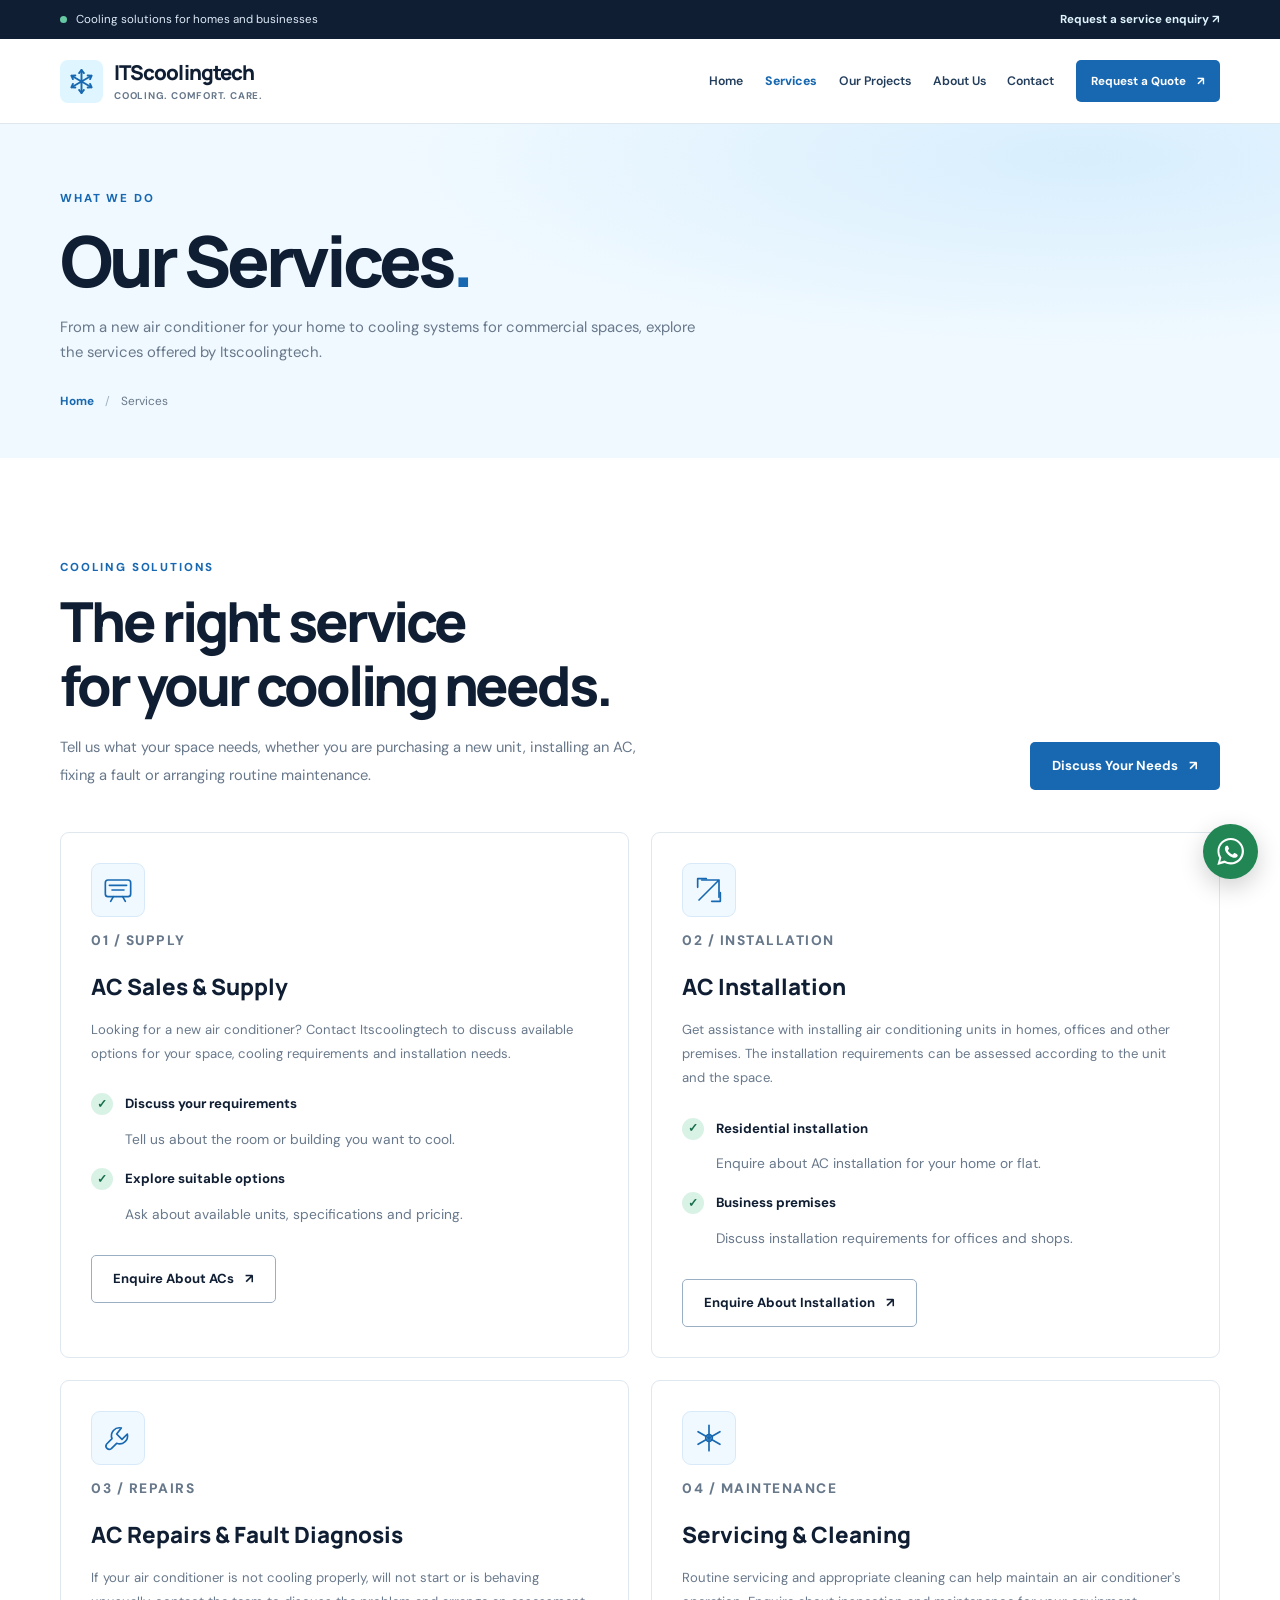
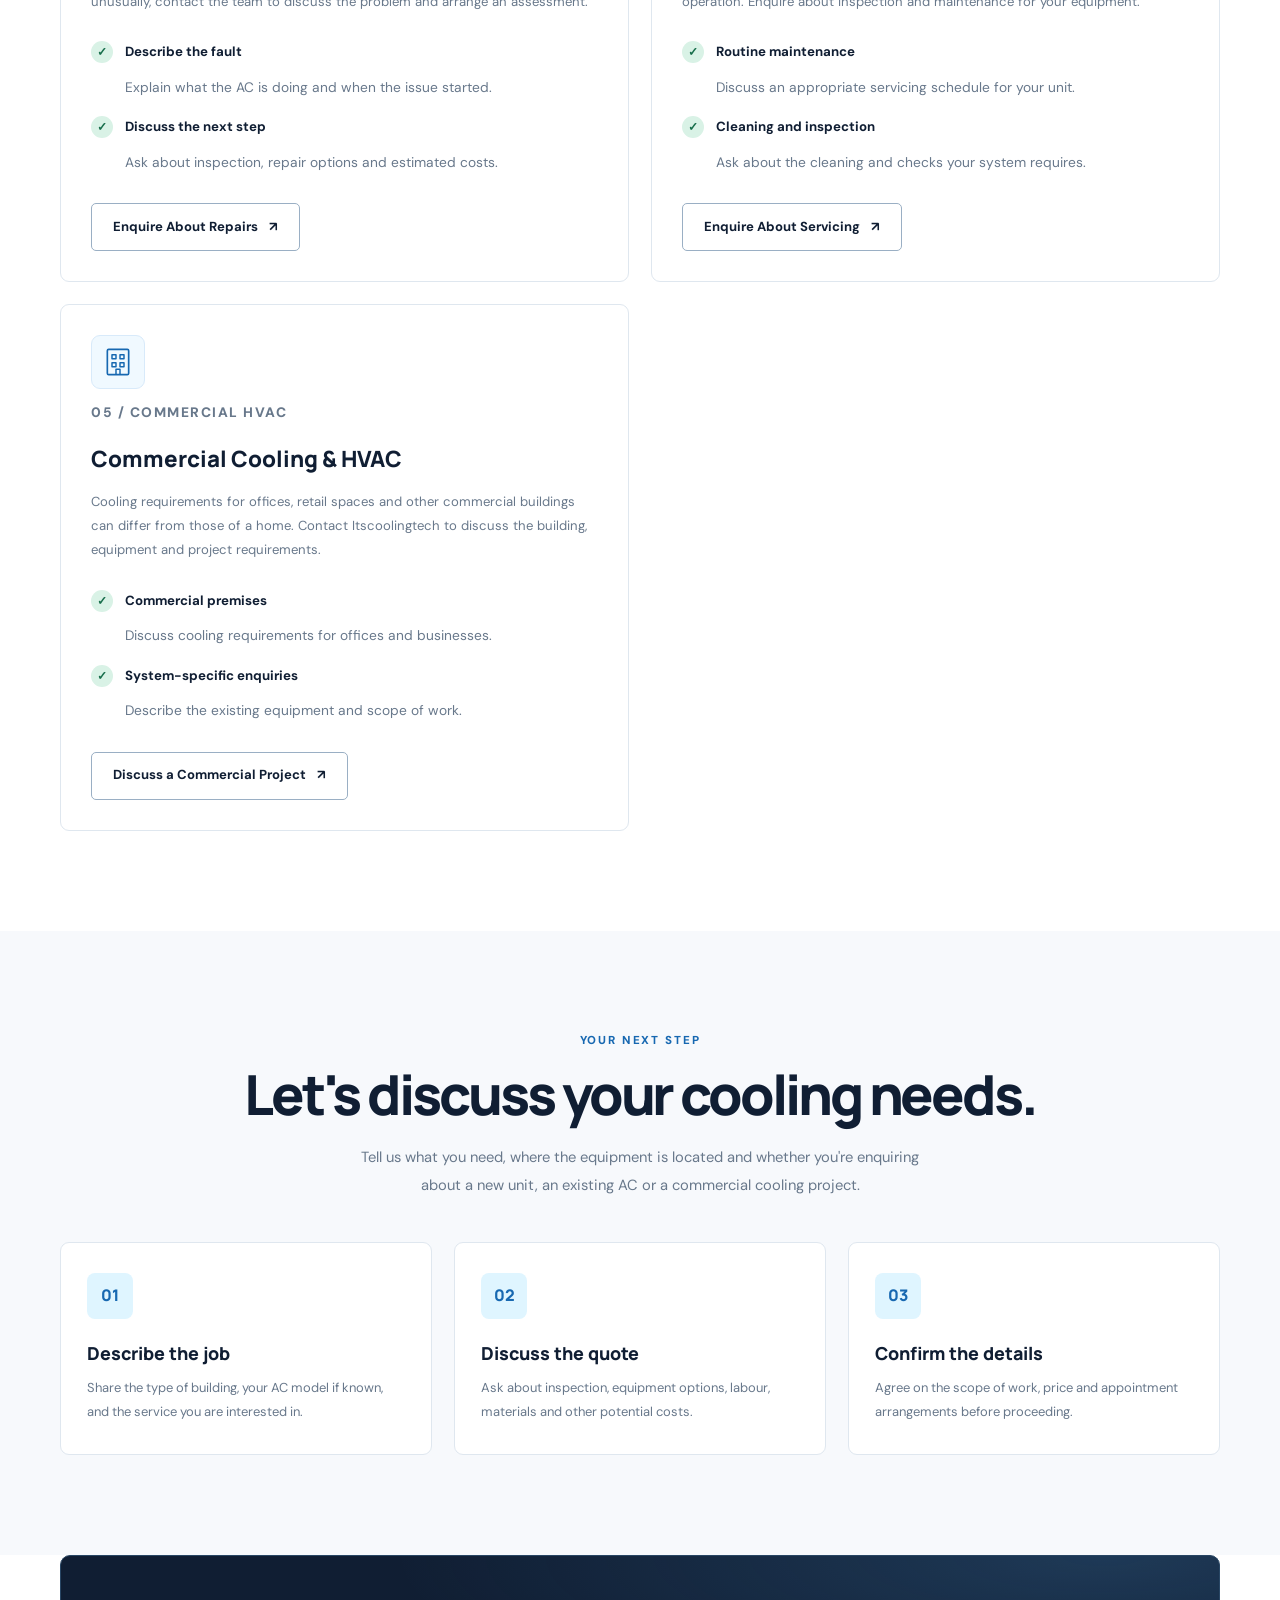
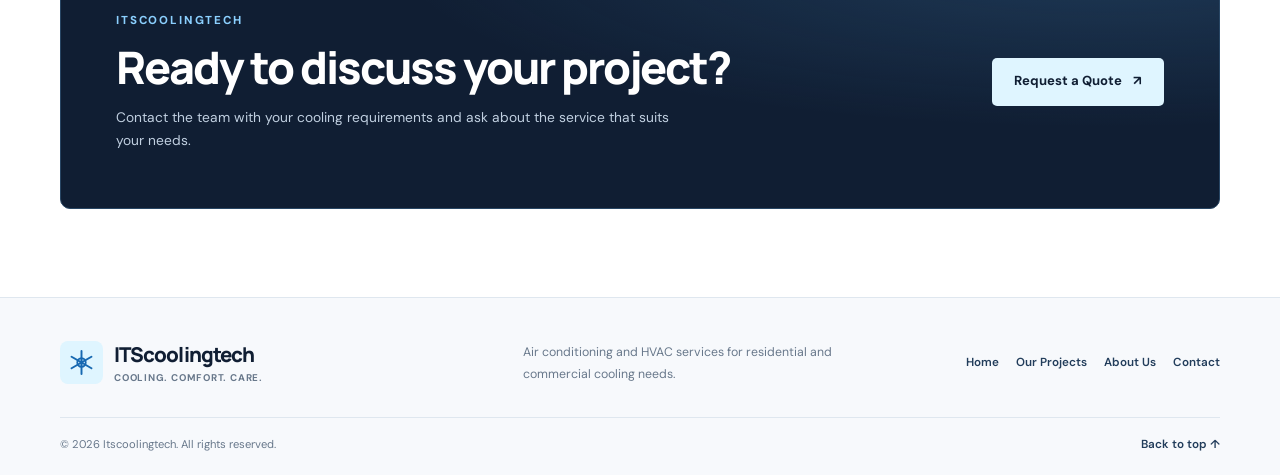
<file: services.html>
<!DOCTYPE html>
<html lang="en">
<head>
  <meta charset="UTF-8">
  <meta name="viewport" content="width=device-width, initial-scale=1.0">
  <meta name="theme-color" content="#101e33">

  <meta
    name="description"
    content="Explore Itscoolingtech's air conditioning sales, installation, repairs, servicing, cleaning and commercial HVAC services."
  >

  <title>Our Services | Itscoolingtech</title>

  <link rel="preconnect" href="https://fonts.googleapis.com">
  <link rel="preconnect" href="https://fonts.gstatic.com" crossorigin>

  <link
    href="https://fonts.googleapis.com/css2?family=DM+Sans:wght@400;500;600;700&family=Manrope:wght@400;500;600;700;800&display=swap"
    rel="stylesheet"
  >

  <link rel="stylesheet" href="style.css">
  <script src="script.js" defer></script>
</head>

<body>
  <a class="skip-link" href="#main">Skip to content</a>

  <!-- TOP BAR -->
  <div class="topbar">
    <div class="container topbar-inner">
      <p>
        <span class="status-dot" aria-hidden="true"></span>
        Cooling solutions for homes and businesses
      </p>
      <a href="contact.html">
        Request a service enquiry <span aria-hidden="true">↗</span>
      </a>
    </div>
  </div>

  <!-- HEADER -->
  <header class="site-header">
    <div class="container nav">

      <a class="brand" href="index.html" aria-label="Itscoolingtech home">
        <span class="brand-mark" aria-hidden="true">
          <svg viewBox="0 0 48 48" fill="none">
            <path
              d="M24 5V43M7.55 14.5L40.45 33.5M7.55 33.5L40.45 14.5"
              stroke="currentColor"
              stroke-width="3.2"
              stroke-linecap="round"
            />
            <path
              d="M24 5L20 10M24 5L28 10M24 43L20 38M24 43L28 38M7.55 14.5L13.8 14.2M7.55 14.5L9.8 20M40.45 33.5L34.2 33.8M40.45 33.5L38.2 28M7.55 33.5L9.8 28M7.55 33.5L13.8 33.8M40.45 14.5L38.2 20M40.45 14.5L34.2 14.2"
              stroke="currentColor"
              stroke-width="3.2"
              stroke-linecap="round"
            />
          </svg>
        </span>

        <span class="brand-copy">
          <span class="brand-name">ITScoolingtech</span>
          <span class="brand-tagline">Cooling. Comfort. Care.</span>
        </span>
      </a>

      <button
        class="menu-toggle"
        id="menu-toggle"
        type="button"
        aria-label="Open navigation"
        aria-controls="nav-links"
        aria-expanded="false"
      >
        <span></span>
        <span></span>
        <span></span>
      </button>

      <nav class="navigation" id="nav-links" aria-label="Main navigation">
        <a href="index.html">Home</a>
        <a href="services.html" aria-current="page">Services</a>
        <a href="projects.html">Our Projects</a>
        <a href="about.html">About Us</a>
        <a href="contact.html">Contact</a>

        <button class="button button-primary nav-cta" type="button" data-contact>
          Request a Quote <span aria-hidden="true">↗</span>
        </button>
      </nav>
    </div>
  </header>

  <main id="main">

    <!-- PAGE INTRODUCTION -->
    <section class="page-banner">
      <div class="container">

        <p class="eyebrow">WHAT WE DO</p>

        <h1 class="page-title">
          Our Services<span style="color:var(--blue)">.</span>
        </h1>

        <p class="page-intro">
          From a new air conditioner for your home to cooling systems
          for commercial spaces, explore the services offered by
          Itscoolingtech.
        </p>

        <p class="breadcrumb">
          <a href="index.html">Home</a>
          <span>/</span>
          Services
        </p>

      </div>
    </section>

    <!-- INTRO -->
    <section class="section">
      <div class="container">

        <div class="section-heading-row">
          <div class="section-heading-copy">
            <p class="eyebrow">COOLING SOLUTIONS</p>

            <h2 class="section-title">
              The right service<br>
              for your cooling needs.
            </h2>

            <p class="section-description">
              Tell us what your space needs, whether you are purchasing
              a new unit, installing an AC, fixing a fault or arranging
              routine maintenance.
            </p>
          </div>

          <button class="button button-primary" type="button" data-contact>
            Discuss Your Needs <span aria-hidden="true">↗</span>
          </button>
        </div>

        <!-- SERVICE CARDS -->
        <div class="service-detail-grid">

          <!-- AC SALES -->
          <article class="service-detail service-card" id="sales">

            <div class="service-card-icon" aria-hidden="true">
              <svg viewBox="0 0 48 48" fill="none">
                <rect x="5" y="9" width="38" height="25" rx="4"
                  stroke="currentColor" stroke-width="2.5"/>
                <path d="M11 17H37M15 24H33M17 34L13 41M31 34L35 41"
                  stroke="currentColor" stroke-width="2.5"
                  stroke-linecap="round"/>
              </svg>
            </div>

            <p class="service-number">01 / SUPPLY</p>

            <h2>AC Sales & Supply</h2>

            <p>
              Looking for a new air conditioner? Contact Itscoolingtech
              to discuss available options for your space, cooling
              requirements and installation needs.
            </p>

            <div class="about-highlights">
              <div class="about-highlight">
                <span class="highlight-check" aria-hidden="true">✓</span>
                <div>
                  <strong>Discuss your requirements</strong>
                  <p>Tell us about the room or building you want to cool.</p>
                </div>
              </div>

              <div class="about-highlight">
                <span class="highlight-check" aria-hidden="true">✓</span>
                <div>
                  <strong>Explore suitable options</strong>
                  <p>Ask about available units, specifications and pricing.</p>
                </div>
              </div>
            </div>

            <button
              class="button button-outline"
              type="button"
              data-service-enquiry="AC Sales and Supply"
            >
              Enquire About ACs <span aria-hidden="true">↗</span>
            </button>

          </article>

          <!-- INSTALLATION -->
          <article class="service-detail service-card" id="installation">

            <div class="service-card-icon" aria-hidden="true">
              <svg viewBox="0 0 48 48" fill="none">
                <path
                  d="M9 39L39 9M13 9H39V35"
                  stroke="currentColor"
                  stroke-width="2.5"
                  stroke-linecap="round"
                  stroke-linejoin="round"
                />
                <path
                  d="M7 20V7H20M28 41H41V28"
                  stroke="currentColor"
                  stroke-width="2.5"
                  stroke-linecap="round"
                  stroke-linejoin="round"
                />
              </svg>
            </div>

            <p class="service-number">02 / INSTALLATION</p>

            <h2>AC Installation</h2>

            <p>
              Get assistance with installing air conditioning units
              in homes, offices and other premises. The installation
              requirements can be assessed according to the unit
              and the space.
            </p>

            <div class="about-highlights">
              <div class="about-highlight">
                <span class="highlight-check" aria-hidden="true">✓</span>
                <div>
                  <strong>Residential installation</strong>
                  <p>Enquire about AC installation for your home or flat.</p>
                </div>
              </div>

              <div class="about-highlight">
                <span class="highlight-check" aria-hidden="true">✓</span>
                <div>
                  <strong>Business premises</strong>
                  <p>Discuss installation requirements for offices and shops.</p>
                </div>
              </div>
            </div>

            <button
              class="button button-outline"
              type="button"
              data-service-enquiry="AC Installation"
            >
              Enquire About Installation <span aria-hidden="true">↗</span>
            </button>

          </article>

          <!-- REPAIRS -->
          <article class="service-detail service-card" id="repairs">

            <div class="service-card-icon" aria-hidden="true">
              <svg viewBox="0 0 48 48" fill="none">
                <path
                  d="M29 9A12 12 0 0 0 15 25L7 33A5 5 0 0 0 14 40L22 32A12 12 0 0 0 38 18L30 26L22 18L29 9Z"
                  stroke="currentColor"
                  stroke-width="2.5"
                  stroke-linecap="round"
                  stroke-linejoin="round"
                />
              </svg>
            </div>

            <p class="service-number">03 / REPAIRS</p>

            <h2>AC Repairs & Fault Diagnosis</h2>

            <p>
              If your air conditioner is not cooling properly, will
              not start or is behaving unusually, contact the team
              to discuss the problem and arrange an assessment.
            </p>

            <div class="about-highlights">
              <div class="about-highlight">
                <span class="highlight-check" aria-hidden="true">✓</span>
                <div>
                  <strong>Describe the fault</strong>
                  <p>Explain what the AC is doing and when the issue started.</p>
                </div>
              </div>

              <div class="about-highlight">
                <span class="highlight-check" aria-hidden="true">✓</span>
                <div>
                  <strong>Discuss the next step</strong>
                  <p>Ask about inspection, repair options and estimated costs.</p>
                </div>
              </div>
            </div>

            <button
              class="button button-outline"
              type="button"
              data-service-enquiry="AC Repairs and Fault Diagnosis"
            >
              Enquire About Repairs <span aria-hidden="true">↗</span>
            </button>

          </article>

          <!-- MAINTENANCE -->
          <article class="service-detail service-card" id="maintenance">

            <div class="service-card-icon" aria-hidden="true">
              <svg viewBox="0 0 48 48" fill="none">
                <path
                  d="M24 5V43M7.6 14.5L40.4 33.5M7.6 33.5L40.4 14.5"
                  stroke="currentColor"
                  stroke-width="2.5"
                  stroke-linecap="round"
                />
                <circle
                  cx="24"
                  cy="24"
                  r="5"
                  stroke="currentColor"
                  stroke-width="2.5"
                />
              </svg>
            </div>

            <p class="service-number">04 / MAINTENANCE</p>

            <h2>Servicing & Cleaning</h2>

            <p>
              Routine servicing and appropriate cleaning can help
              maintain an air conditioner's operation. Enquire about
              inspection and maintenance for your equipment.
            </p>

            <div class="about-highlights">
              <div class="about-highlight">
                <span class="highlight-check" aria-hidden="true">✓</span>
                <div>
                  <strong>Routine maintenance</strong>
                  <p>Discuss an appropriate servicing schedule for your unit.</p>
                </div>
              </div>

              <div class="about-highlight">
                <span class="highlight-check" aria-hidden="true">✓</span>
                <div>
                  <strong>Cleaning and inspection</strong>
                  <p>Ask about the cleaning and checks your system requires.</p>
                </div>
              </div>
            </div>

            <button
              class="button button-outline"
              type="button"
              data-service-enquiry="AC Servicing and Cleaning"
            >
              Enquire About Servicing <span aria-hidden="true">↗</span>
            </button>

          </article>

          <!-- COMMERCIAL HVAC -->
          <article class="service-detail service-card" id="commercial">

            <div class="service-card-icon" aria-hidden="true">
              <svg viewBox="0 0 48 48" fill="none">
                <rect
                  x="8" y="5" width="32" height="38" rx="2"
                  stroke="currentColor" stroke-width="2.5"
                />
                <path
                  d="M15 13H21V19H15ZM27 13H33V19H27ZM15 25H21V31H15ZM27 25H33V31H27ZM21 43V35H27V43"
                  stroke="currentColor"
                  stroke-width="2.2"
                  stroke-linejoin="round"
                />
              </svg>
            </div>

            <p class="service-number">05 / COMMERCIAL HVAC</p>

            <h2>Commercial Cooling & HVAC</h2>

            <p>
              Cooling requirements for offices, retail spaces and
              other commercial buildings can differ from those of a
              home. Contact Itscoolingtech to discuss the building,
              equipment and project requirements.
            </p>

            <div class="about-highlights">
              <div class="about-highlight">
                <span class="highlight-check" aria-hidden="true">✓</span>
                <div>
                  <strong>Commercial premises</strong>
                  <p>Discuss cooling requirements for offices and businesses.</p>
                </div>
              </div>

              <div class="about-highlight">
                <span class="highlight-check" aria-hidden="true">✓</span>
                <div>
                  <strong>System-specific enquiries</strong>
                  <p>Describe the existing equipment and scope of work.</p>
                </div>
              </div>
            </div>

            <button
              class="button button-outline"
              type="button"
              data-service-enquiry="Commercial HVAC and Cooling"
            >
              Discuss a Commercial Project <span aria-hidden="true">↗</span>
            </button>

          </article>

        </div>
      </div>
    </section>

    <!-- HOW TO GET STARTED -->
    <section class="section" style="background:var(--off-white)">
      <div class="container">

        <div class="center-heading">
          <p class="eyebrow">YOUR NEXT STEP</p>

          <h2 class="section-title">
            Let's discuss your cooling needs.
          </h2>

          <p class="section-description">
            Tell us what you need, where the equipment is located
            and whether you're enquiring about a new unit, an
            existing AC or a commercial cooling project.
          </p>
        </div>

        <div class="process-grid">

          <article class="process-card">
            <span class="process-step">01</span>
            <h3>Describe the job</h3>
            <p>
              Share the type of building, your AC model if known,
              and the service you are interested in.
            </p>
          </article>

          <article class="process-card">
            <span class="process-step">02</span>
            <h3>Discuss the quote</h3>
            <p>
              Ask about inspection, equipment options, labour,
              materials and other potential costs.
            </p>
          </article>

          <article class="process-card">
            <span class="process-step">03</span>
            <h3>Confirm the details</h3>
            <p>
              Agree on the scope of work, price and appointment
              arrangements before proceeding.
            </p>
          </article>

        </div>
      </div>
    </section>

    <!-- CTA -->
    <section class="final-cta">
      <div class="container">

        <div class="final-cta-inner">
          <div>
            <p class="eyebrow">ITSCOOLINGTECH</p>

            <h2>Ready to discuss your project?</h2>

            <p>
              Contact the team with your cooling requirements and
              ask about the service that suits your needs.
            </p>
          </div>

          <button
            class="button button-ice"
            type="button"
            data-contact
          >
            Request a Quote <span aria-hidden="true">↗</span>
          </button>
        </div>

      </div>
    </section>

  </main>

  <!-- FOOTER -->
  <footer class="site-footer">
    <div class="container">

      <div class="footer-main">

        <a class="brand footer-brand" href="index.html">
          <span class="brand-mark" aria-hidden="true">
            <svg viewBox="0 0 48 48" fill="none">
              <path
                d="M24 5V43M7.55 14.5L40.45 33.5M7.55 33.5L40.45 14.5"
                stroke="currentColor"
                stroke-width="3.2"
                stroke-linecap="round"
              />
              <circle
                cx="24" cy="24" r="7"
                stroke="currentColor"
                stroke-width="3"
              />
            </svg>
          </span>

          <span class="brand-copy">
            <span class="brand-name">ITScoolingtech</span>
            <span class="brand-tagline">Cooling. Comfort. Care.</span>
          </span>
        </a>

        <p class="footer-description">
          Air conditioning and HVAC services for residential
          and commercial cooling needs.
        </p>

        <nav class="footer-links" aria-label="Footer navigation">
          <a href="index.html">Home</a>
          <a href="projects.html">Our Projects</a>
          <a href="about.html">About Us</a>
          <a href="contact.html">Contact</a>
        </nav>

      </div>

      <div class="footer-bottom">
        <p>
          © <span class="current-year"></span>
          Itscoolingtech. All rights reserved.
        </p>

        <a href="index.html">Back to top ↑</a>
      </div>

    </div>
  </footer>

  <!-- FLOATING WHATSAPP -->
  <button
    class="whatsapp-float"
    type="button"
    data-contact
    aria-label="Contact Itscoolingtech on WhatsApp"
    title="Request a cooling service"
  >
    <svg viewBox="0 0 24 24" aria-hidden="true">
      <path d="M20.5 3.5A11.8 11.8 0 0 0 12.1 0C5.6 0 .4 5.2.4 11.7c0 2.1.6 4.2 1.6 6L.3 24l6.5-1.7a11.8 11.8 0 0 0 5.3 1.3h.1c6.5 0 11.8-5.3 11.8-11.8 0-3.1-1.2-6.1-3.5-8.3ZM12.2 21.6h-.1a9.8 9.8 0 0 1-5-1.4l-.4-.2-3.8 1 1-3.7-.3-.4a9.7 9.7 0 0 1-1.5-5.2C2.1 6.3 6.6 1.8 12.1 1.8c2.6 0 5.1 1 7 2.9a9.8 9.8 0 0 1 2.9 7c0 5.5-4.4 9.9-9.8 9.9Zm5.4-7.4c-.3-.1-1.6-.8-1.9-.9-.3-.1-.5-.1-.7.2-.2.3-.7.9-.9 1-.1.2-.3.2-.6.1-.3-.1-1.1-.4-2.2-1.4-.8-.7-1.4-1.6-1.5-1.9-.2-.3 0-.5.1-.6l.4-.5c.1-.2.2-.3.3-.5.1-.2 0-.4 0-.5-.1-.1-.7-1.5-.9-2-.3-.5-.5-.4-.7-.4H8.8c-.2 0-.5.1-.8.4-.3.3-1 1-1 2.4s1 2.8 1.1 3c.1.2 2 3.1 4.9 4.3.7.3 1.2.5 1.6.6.7.2 1.3.2 1.8.1.6-.1 1.6-.7 1.8-1.3.2-.6.2-1.2.2-1.3-.1-.2-.3-.3-.6-.4Z"/>
    </svg>
  </button>

</body>
</html>
</file>
<file: style.css>
/* =====================================================
   ITSCOOLINGTECH
   Complete responsive website stylesheet
   Theme: Deep Navy / Ice Blue / White
===================================================== */

:root {
  --navy: #101e33;
  --navy-light: #172b46;
  --navy-soft: #223d5b;
  --blue: #1768b1;
  --blue-bright: #2e8de0;
  --ice: #dff5ff;
  --ice-soft: #f0f9ff;
  --white: #ffffff;
  --off-white: #f7f9fc;
  --text: #19283b;
  --muted: #68788b;
  --border: #dfe7ef;
  --green: #218653;
  --danger: #a83243;

  --sans: "DM Sans", Arial, sans-serif;
  --heading: "Manrope", Arial, sans-serif;

  --container: 1160px;
  --radius: 9px;
  --shadow: 0 14px 40px rgba(16, 30, 51, 0.09);
  --shadow-strong: 0 20px 55px rgba(16, 30, 51, 0.15);
}

/* =====================================================
   RESET AND GLOBAL STYLES
===================================================== */

* {
  box-sizing: border-box;
  margin: 0;
  padding: 0;
}

html {
  scroll-behavior: smooth;
  scroll-padding-top: 105px;
}

body {
  background: var(--white);
  color: var(--text);
  font-family: var(--sans);
  font-size: 16px;
  line-height: 1.7;
  overflow-x: hidden;
}

[hidden] {
  display: none !important;
}

img,
svg {
  display: block;
  max-width: 100%;
}

img {
  height: auto;
}

button,
input,
textarea,
select {
  font: inherit;
}

button,
a {
  -webkit-tap-highlight-color: transparent;
}

button {
  color: inherit;
}

a {
  color: inherit;
  text-decoration: none;
}

button:focus-visible,
a:focus-visible,
input:focus-visible,
textarea:focus-visible,
select:focus-visible {
  outline: 3px solid var(--blue-bright);
  outline-offset: 4px;
}

::selection {
  background: var(--ice);
  color: var(--navy);
}

.container {
  width: min(var(--container), 91%);
  margin-inline: auto;
}

.skip-link {
  position: absolute;
  top: -100px;
  left: 12px;
  z-index: 999;
  padding: 12px 16px;
  border-radius: 5px;
  background: var(--navy);
  color: var(--white);
}

.skip-link:focus {
  top: 12px;
}

/* =====================================================
   SHARED TYPOGRAPHY
===================================================== */

.eyebrow {
  color: var(--blue);
  font-size: 0.72rem;
  font-weight: 800;
  letter-spacing: 0.16em;
  line-height: 1.7;
}

.section {
  padding-block: 100px;
}

.section-title {
  margin-top: 13px;
  color: var(--navy);
  font-family: var(--heading);
  font-size: clamp(2.15rem, 4.4vw, 3.45rem);
  font-weight: 800;
  letter-spacing: -0.055em;
  line-height: 1.15;
}

.section-title span {
  color: var(--blue);
}

.section-description {
  max-width: 590px;
  margin-top: 17px;
  color: var(--muted);
  font-size: 0.92rem;
  line-height: 1.9;
}

.center-heading {
  text-align: center;
}

.center-heading .section-description {
  margin-inline: auto;
}

/* =====================================================
   SHARED BUTTONS
===================================================== */

.button {
  display: inline-flex;
  min-height: 48px;
  align-items: center;
  justify-content: center;
  gap: 11px;
  padding: 13px 21px;
  border: 1px solid transparent;
  border-radius: 5px;
  cursor: pointer;
  font-size: 0.82rem;
  font-weight: 700;
  line-height: 1.4;
  text-align: center;
  transition:
    background-color 180ms ease,
    border-color 180ms ease,
    color 180ms ease,
    transform 180ms ease,
    box-shadow 180ms ease;
}

.button:hover {
  transform: translateY(-2px);
}

.button-primary {
  background: var(--blue);
  color: var(--white);
}

.button-primary:hover {
  background: #105695;
  box-shadow: 0 8px 20px rgba(23, 104, 177, 0.17);
}

.button-outline {
  border-color: #9aafc4;
  background: transparent;
  color: var(--navy);
}

.button-outline:hover {
  border-color: var(--navy);
  background: var(--navy);
  color: var(--white);
}

.button-outline-light {
  border-color: rgba(255, 255, 255, 0.6);
  background: transparent;
  color: var(--white);
}

.button-outline-light:hover {
  border-color: var(--ice);
  background: var(--ice);
  color: var(--navy);
}

.button-ice {
  background: var(--ice);
  color: var(--navy);
}

.button-ice:hover {
  background: var(--white);
  box-shadow: 0 10px 25px rgba(0, 0, 0, 0.13);
}

.button-large {
  min-height: 53px;
  padding: 15px 23px;
}

.text-link {
  display: inline-flex;
  align-items: center;
  gap: 8px;
  color: var(--blue);
  font-size: 0.82rem;
  font-weight: 800;
  white-space: nowrap;
}

.text-link:hover {
  color: var(--navy);
}

.text-link span {
  transition: transform 180ms ease;
}

.text-link:hover span {
  transform: translate(3px, -2px);
}

/* =====================================================
   TOP BAR
===================================================== */

.topbar {
  background: var(--navy);
  color: #dce9f7;
  font-size: 0.72rem;
}

.topbar-inner {
  display: flex;
  min-height: 39px;
  align-items: center;
  justify-content: space-between;
  gap: 20px;
}

.topbar-inner p {
  display: flex;
  align-items: center;
  gap: 9px;
}

.status-dot,
.project-live-dot {
  width: 7px;
  height: 7px;
  flex-shrink: 0;
  border-radius: 50%;
  background: #66c9a4;
}

.topbar-inner > a {
  color: var(--ice);
  font-weight: 700;
}

.topbar-inner > a:hover {
  text-decoration: underline;
}

/* =====================================================
   HEADER AND NAVIGATION
===================================================== */

.site-header {
  position: sticky;
  top: 0;
  z-index: 100;
  border-bottom: 1px solid var(--border);
  background: rgba(255, 255, 255, 0.96);
  backdrop-filter: blur(14px);
}

.nav {
  position: relative;
  display: flex;
  min-height: 84px;
  align-items: center;
  justify-content: space-between;
  gap: 26px;
}

.brand {
  display: inline-flex;
  flex-shrink: 0;
  align-items: center;
  gap: 11px;
  line-height: 1.15;
}

.brand-mark {
  display: grid;
  width: 43px;
  height: 43px;
  flex-shrink: 0;
  place-items: center;
  border-radius: 8px;
  background: var(--ice);
  color: var(--blue);
}

.brand-mark svg {
  width: 29px;
  height: 29px;
}

.brand-copy {
  display: flex;
  flex-direction: column;
}

.brand-name {
  color: var(--navy);
  font-family: var(--heading);
  font-size: 1.28rem;
  font-weight: 800;
  letter-spacing: -0.045em;
}

.brand-tagline {
  margin-top: 5px;
  color: var(--muted);
  font-size: 0.61rem;
  font-weight: 700;
  letter-spacing: 0.08em;
  text-transform: uppercase;
}

.navigation {
  display: flex;
  align-items: center;
  gap: clamp(13px, 1.7vw, 23px);
}

.navigation > a {
  color: var(--navy-soft);
  font-size: 0.77rem;
  font-weight: 600;
  transition: color 180ms ease;
}

.navigation > a:hover,
.navigation > a[aria-current="page"] {
  color: var(--blue);
}

.navigation > a[aria-current="page"] {
  font-weight: 800;
}

.nav-cta {
  min-height: 42px;
  padding: 10px 14px;
  font-size: 0.73rem;
  white-space: nowrap;
}

.menu-toggle {
  display: none;
  width: 44px;
  height: 43px;
  align-items: center;
  justify-content: center;
  flex-direction: column;
  gap: 5px;
  border: 1px solid var(--border);
  border-radius: 6px;
  background: var(--white);
  cursor: pointer;
}

.menu-toggle span {
  display: block;
  width: 19px;
  height: 2px;
  border-radius: 2px;
  background: var(--navy);
  transition:
    transform 180ms ease,
    opacity 180ms ease;
}

.menu-toggle.is-open span:first-child {
  transform: translateY(7px) rotate(45deg);
}

.menu-toggle.is-open span:nth-child(2) {
  opacity: 0;
}

.menu-toggle.is-open span:last-child {
  transform: translateY(-7px) rotate(-45deg);
}

/* =====================================================
   HERO SECTION
===================================================== */

.hero {
  position: relative;
  isolation: isolate;
  overflow: hidden;
  padding-block: 75px 80px;
  background:
    linear-gradient(
      112deg,
      #f7fbff 0%,
      #f0f8ff 53%,
      #e3f3ff 100%
    );
}

.hero-glow {
  position: absolute;
  top: -210px;
  right: -145px;
  z-index: -1;
  width: 560px;
  height: 560px;
  border-radius: 50%;
  background: radial-gradient(
    circle,
    rgba(89, 175, 237, 0.18),
    transparent 70%
  );
  pointer-events: none;
}

.hero-grid {
  display: grid;
  grid-template-columns: 1.08fr 0.92fr;
  align-items: center;
  gap: clamp(38px, 5vw, 72px);
}

.hero-copy {
  padding-block: 10px;
}

.hero-eyebrow {
  display: flex;
  align-items: center;
  gap: 10px;
  color: var(--blue);
  font-size: 0.69rem;
  font-weight: 800;
  letter-spacing: 0.15em;
}

.hero-eyebrow-line {
  width: 28px;
  height: 2px;
  background: var(--blue);
}

.hero-copy h1 {
  margin-block: 22px 24px;
  color: var(--navy);
  font-family: var(--heading);
  font-size: clamp(2.85rem, 5.1vw, 4.7rem);
  font-weight: 800;
  letter-spacing: -0.065em;
  line-height: 1.09;
}

.hero-copy h1 span {
  color: var(--blue);
}

.hero-description {
  max-width: 570px;
  color: var(--muted);
  font-size: 0.94rem;
  line-height: 1.95;
}

.hero-actions {
  display: flex;
  flex-wrap: wrap;
  gap: 12px;
  margin-top: 29px;
}

.hero-points {
  display: flex;
  flex-wrap: wrap;
  gap: 10px 20px;
  margin-top: 30px;
  color: var(--navy-soft);
  font-size: 0.73rem;
  font-weight: 600;
}

.hero-points > span {
  display: inline-flex;
  align-items: center;
  gap: 6px;
}

.check-mark {
  display: inline-grid;
  width: 17px;
  height: 17px;
  place-items: center;
  border-radius: 50%;
  background: #d8f1e6;
  color: #176e4b;
  font-size: 0.65rem;
  font-weight: 800;
}

/* HERO PHOTO */

.hero-visual {
  min-width: 0;
}

.hero-image-frame {
  position: relative;
  height: clamp(420px, 43vw, 550px);
  overflow: hidden;
  border: 1px solid rgba(255, 255, 255, 0.8);
  border-radius: 12px;
  background: #cdd9e5;
  box-shadow: var(--shadow-strong);
}

.media-frame {
  position: relative;
  overflow: hidden;
  background: #dce6ef;
}

.media-frame > img {
  width: 100%;
  height: 100%;
  object-fit: cover;
  object-position: center;
}

.hero-image-frame > img {
  object-position: center;
}

.image-fallback {
  position: absolute;
  inset: 0;
  z-index: 2;
  display: flex;
  align-items: center;
  justify-content: center;
  flex-direction: column;
  gap: 11px;
  padding: 24px;
  background:
    radial-gradient(
      ellipse at 50% 25%,
      rgba(219, 244, 255, 0.97),
      transparent 72%
    ),
    linear-gradient(140deg, #eaf6ff, #bfd6ea);
  color: var(--navy);
  text-align: center;
}

.image-fallback strong {
  font-family: var(--heading);
  font-size: 1.3rem;
  font-weight: 800;
}

.image-fallback span:not(.fallback-icon) {
  color: var(--muted);
  font-size: 0.76rem;
}

.fallback-icon {
  display: grid;
  width: 59px;
  height: 59px;
  place-items: center;
  border: 1px solid rgba(23, 104, 177, 0.2);
  border-radius: 50%;
  background: rgba(255, 255, 255, 0.7);
  color: var(--blue);
  font-size: 1.8rem;
}

.hero-image-shade {
  position: absolute;
  inset: 0;
  z-index: 1;
  background: linear-gradient(
    180deg,
    transparent 46%,
    rgba(10, 25, 43, 0.73) 100%
  );
  pointer-events: none;
}

.hero-image-caption {
  position: absolute;
  right: 18px;
  bottom: 18px;
  left: 18px;
  z-index: 3;
  display: flex;
  align-items: center;
  gap: 12px;
  padding: 17px;
  border: 1px solid rgba(255, 255, 255, 0.16);
  border-radius: 8px;
  background: rgba(16, 30, 51, 0.9);
  color: var(--white);
  backdrop-filter: blur(12px);
}

.caption-icon {
  display: grid;
  width: 43px;
  height: 43px;
  flex-shrink: 0;
  place-items: center;
  border-radius: 7px;
  background: var(--ice);
  color: var(--blue);
  font-size: 1.3rem;
}

.hero-image-caption > div:last-child > span {
  display: block;
  color: #b8d5f0;
  font-size: 0.61rem;
  font-weight: 700;
  letter-spacing: 0.09em;
}

.hero-image-caption strong {
  display: block;
  margin-top: 4px;
  font-family: var(--heading);
  font-size: 0.96rem;
  font-weight: 700;
}

.hero-image-badge {
  position: absolute;
  top: 17px;
  right: 17px;
  z-index: 3;
  display: flex;
  align-items: center;
  gap: 10px;
  max-width: calc(100% - 34px);
  padding: 11px 14px;
  border: 1px solid rgba(255, 255, 255, 0.68);
  border-radius: 7px;
  background: rgba(255, 255, 255, 0.95);
  box-shadow: 0 8px 25px rgba(0, 0, 0, 0.1);
}

.badge-symbol {
  display: grid;
  width: 30px;
  height: 30px;
  flex-shrink: 0;
  place-items: center;
  border-radius: 50%;
  background: #d9f2e6;
  color: #176e4b;
  font-size: 0.8rem;
  font-weight: 800;
}

.hero-image-badge strong {
  display: block;
  color: var(--navy);
  font-size: 0.74rem;
}

.hero-image-badge span:last-child {
  display: block;
  margin-top: 2px;
  color: var(--muted);
  font-size: 0.65rem;
}

/* =====================================================
   SERVICES STRIP
===================================================== */

.service-strip {
  border-bottom: 1px solid var(--border);
  background: var(--white);
}

.service-strip-grid {
  display: grid;
  grid-template-columns: repeat(4, minmax(0, 1fr));
}

.strip-item {
  display: flex;
  min-width: 0;
  align-items: center;
  justify-content: center;
  gap: 12px;
  padding: 24px 12px;
  border-right: 1px solid var(--border);
  transition: background 180ms ease;
}

.strip-item:first-child {
  border-left: 1px solid var(--border);
}

.strip-item:hover {
  background: var(--ice-soft);
}

.strip-icon {
  display: grid;
  width: 42px;
  height: 42px;
  flex-shrink: 0;
  place-items: center;
  border: 1px solid #d5e9f8;
  border-radius: 8px;
  background: var(--ice-soft);
  color: var(--blue);
  font-size: 1.25rem;
}

.strip-item strong {
  display: block;
  color: var(--navy);
  font-size: 0.79rem;
  line-height: 1.4;
}

.strip-item small {
  display: block;
  margin-top: 4px;
  color: var(--muted);
  font-size: 0.66rem;
  line-height: 1.5;
}

/* =====================================================
   SERVICES OVERVIEW
===================================================== */

.services-section {
  background: var(--white);
}

.section-heading-row {
  display: flex;
  align-items: end;
  justify-content: space-between;
  gap: 30px;
  margin-bottom: 42px;
}

.section-heading-copy {
  max-width: 720px;
}

.service-card-grid {
  display: grid;
  grid-template-columns: repeat(3, minmax(0, 1fr));
  gap: 21px;
}

.service-card {
  position: relative;
  display: flex;
  min-width: 0;
  flex-direction: column;
  align-items: flex-start;
  padding: 28px 25px 24px;
  border: 1px solid var(--border);
  border-radius: var(--radius);
  background: var(--white);
  transition:
    border-color 200ms ease,
    box-shadow 200ms ease,
    transform 200ms ease;
}

.service-card:hover {
  transform: translateY(-4px);
  border-color: #bddcf4;
  box-shadow: var(--shadow);
}

.service-card-featured {
  border-color: #b6d9f6;
  background: linear-gradient(150deg, #f0f9ff, white 72%);
}

.service-card-icon {
  display: grid;
  width: 54px;
  height: 54px;
  place-items: center;
  border: 1px solid #d8eafa;
  border-radius: 9px;
  background: var(--ice-soft);
  color: var(--blue);
}

.service-card-icon svg {
  width: 32px;
  height: 32px;
}

.service-number {
  margin-top: 26px;
  color: var(--blue);
  font-size: 0.64rem;
  font-weight: 800;
  letter-spacing: 0.11em;
}

.service-card h3 {
  margin-top: 9px;
  color: var(--navy);
  font-family: var(--heading);
  font-size: 1.18rem;
  font-weight: 800;
  letter-spacing: -0.025em;
  line-height: 1.35;
}

.service-card > p:not(.service-number) {
  margin-top: 12px;
  color: var(--muted);
  font-size: 0.82rem;
  line-height: 1.85;
}

.service-link {
  display: inline-flex;
  align-items: center;
  gap: 8px;
  margin-top: auto;
  padding-top: 22px;
  color: var(--blue);
  font-size: 0.77rem;
  font-weight: 800;
}

.service-link span {
  transition: transform 180ms ease;
}

.service-link:hover span {
  transform: translate(3px, -2px);
}

/* =====================================================
   ABOUT PREVIEW
===================================================== */

.about-preview {
  padding-block: 94px;
  background: var(--off-white);
}

.about-grid {
  display: grid;
  grid-template-columns: 1fr 1fr;
  align-items: center;
  gap: clamp(40px, 7vw, 88px);
}

.about-image-wrap {
  position: relative;
  min-width: 0;
  padding: 0 16px 17px 0;
}

.about-image {
  height: clamp(340px, 43vw, 485px);
  overflow: hidden;
  border-radius: 9px;
  background: #d6e3ef;
  box-shadow: var(--shadow);
}

.about-image img {
  object-position: center;
}

.about-photo-note {
  position: absolute;
  right: 5px;
  bottom: 0;
  max-width: calc(100% - 28px);
  padding: 10px 13px;
  border: 1px solid var(--border);
  border-radius: 5px;
  background: var(--white);
  color: var(--muted);
  font-size: 0.66rem;
  box-shadow: var(--shadow);
}

.about-copy .section-title {
  margin-bottom: 15px;
}

.about-copy .section-description {
  margin-top: 0;
}

.about-highlights {
  display: grid;
  gap: 17px;
  margin-block: 27px 29px;
}

.about-highlight {
  display: flex;
  align-items: flex-start;
  gap: 12px;
}

.highlight-check {
  display: grid;
  width: 22px;
  height: 22px;
  flex-shrink: 0;
  place-items: center;
  border-radius: 50%;
  background: #d9f2e6;
  color: #176e4b;
  font-size: 0.75rem;
  font-weight: 800;
}

.about-highlight strong {
  display: block;
  color: var(--navy);
  font-size: 0.83rem;
}

.about-highlight p {
  margin-top: 3px;
  color: var(--muted);
  font-size: 0.77rem;
}

/* =====================================================
   HOW IT WORKS
===================================================== */

.process-section {
  background: var(--white);
}

.process-grid {
  display: grid;
  grid-template-columns: repeat(3, minmax(0, 1fr));
  gap: 22px;
  margin-top: 42px;
}

.process-card {
  position: relative;
  padding: 30px 26px;
  border: 1px solid var(--border);
  border-radius: var(--radius);
  background: var(--white);
  transition:
    transform 180ms ease,
    box-shadow 180ms ease;
}

.process-card:hover {
  transform: translateY(-4px);
  box-shadow: var(--shadow);
}

.process-step {
  display: grid;
  width: 46px;
  height: 46px;
  place-items: center;
  border-radius: 8px;
  background: var(--ice);
  color: var(--blue);
  font-family: var(--heading);
  font-size: 1rem;
  font-weight: 800;
}

.process-card h3 {
  margin-top: 22px;
  color: var(--navy);
  font-family: var(--heading);
  font-size: 1.12rem;
  font-weight: 800;
  line-height: 1.4;
}

.process-card p {
  margin-top: 10px;
  color: var(--muted);
  font-size: 0.81rem;
  line-height: 1.85;
}

/* =====================================================
   PROJECT PREVIEW
===================================================== */

.project-preview {
  padding-block: 76px;
  background: var(--navy);
  color: var(--white);
}

.project-preview-grid {
  display: grid;
  grid-template-columns: 0.9fr 1.1fr;
  align-items: center;
  gap: clamp(35px, 6vw, 75px);
}

.project-preview-copy .eyebrow {
  color: #8bd0ff;
}

.project-preview-copy .section-title {
  color: var(--white);
}

.project-preview-copy .section-title span {
  color: #8bd0ff;
}

.project-preview-copy .section-description {
  color: #c1d0e1;
}

.project-preview-copy .button {
  margin-top: 24px;
}

.project-preview-image {
  height: clamp(280px, 35vw, 410px);
  overflow: hidden;
  border: 1px solid rgba(255, 255, 255, 0.15);
  border-radius: 9px;
  background: #30445c;
}

.project-preview-image > img {
  object-position: center;
}

.project-photo-caption {
  position: absolute;
  right: 12px;
  bottom: 12px;
  left: 12px;
  z-index: 3;
  display: flex;
  align-items: center;
  gap: 9px;
  padding: 11px 13px;
  border: 1px solid rgba(255, 255, 255, 0.12);
  border-radius: 5px;
  background: rgba(16, 30, 51, 0.9);
  color: #e1edf7;
  font-size: 0.66rem;
  line-height: 1.5;
  backdrop-filter: blur(9px);
}

/* =====================================================
   FAQ
===================================================== */

.faq-preview {
  background: var(--white);
}

.faq-grid {
  display: grid;
  grid-template-columns: 0.85fr 1.15fr;
  align-items: start;
  gap: clamp(35px, 7vw, 90px);
}

.faq-list {
  border-top: 1px solid var(--border);
}

.faq-item {
  border-bottom: 1px solid var(--border);
}

.faq-item summary {
  position: relative;
  padding: 20px 37px 20px 0;
  color: var(--navy);
  cursor: pointer;
  font-size: 0.9rem;
  font-weight: 700;
  line-height: 1.55;
  list-style: none;
}

.faq-item summary::-webkit-details-marker {
  display: none;
}

.faq-item summary::after {
  position: absolute;
  top: 50%;
  right: 2px;
  color: var(--blue);
  content: "+";
  font-size: 1.35rem;
  font-weight: 500;
  transform: translateY(-50%);
}

.faq-item[open] summary::after {
  content: "−";
}

.faq-item > p {
  max-width: 580px;
  padding: 0 20px 20px 0;
  color: var(--muted);
  font-size: 0.82rem;
  line-height: 1.85;
}

/* =====================================================
   FINAL CALL TO ACTION
===================================================== */

.final-cta {
  padding-block: 0 88px;
  background: var(--white);
}

.final-cta-inner {
  display: flex;
  align-items: center;
  justify-content: space-between;
  gap: 35px;
  padding: clamp(30px, 5vw, 55px);
  border: 1px solid #284664;
  border-radius: 10px;
  background:
    radial-gradient(
      ellipse at 90% 0,
      rgba(77, 148, 205, 0.23),
      transparent 48%
    ),
    var(--navy);
  color: var(--white);
}

.final-cta .eyebrow {
  color: #8bd0ff;
}

.final-cta h2 {
  margin-top: 10px;
  font-family: var(--heading);
  font-size: clamp(1.8rem, 3.5vw, 2.8rem);
  font-weight: 800;
  letter-spacing: -0.045em;
  line-height: 1.2;
}

.final-cta p:not(.eyebrow) {
  max-width: 575px;
  margin-top: 12px;
  color: #c1d0e1;
  font-size: 0.86rem;
}

.final-cta .button {
  flex-shrink: 0;
}

/* =====================================================
   FOOTER
===================================================== */

.site-footer {
  padding: 43px 0 20px;
  border-top: 1px solid var(--border);
  background: var(--off-white);
}

.footer-main {
  display: grid;
  grid-template-columns: 1.05fr 1fr auto;
  align-items: center;
  gap: 27px;
  padding-bottom: 32px;
}

.footer-description {
  max-width: 330px;
  color: var(--muted);
  font-size: 0.77rem;
  line-height: 1.8;
}

.footer-links {
  display: flex;
  flex-wrap: wrap;
  justify-content: flex-end;
  gap: 11px 17px;
}

.footer-links a,
.footer-bottom a {
  color: var(--navy-soft);
  font-size: 0.73rem;
  font-weight: 600;
}

.footer-links a:hover,
.footer-bottom a:hover {
  color: var(--blue);
}

.footer-bottom {
  display: flex;
  align-items: center;
  justify-content: space-between;
  gap: 20px;
  padding-top: 17px;
  border-top: 1px solid var(--border);
  color: var(--muted);
}

.footer-bottom p {
  font-size: 0.7rem;
}

/* =====================================================
   FLOATING WHATSAPP BUTTON
===================================================== */

.whatsapp-float {
  position: fixed;
  right: 22px;
  bottom: 21px;
  z-index: 110;
  display: grid;
  width: 55px;
  height: 55px;
  place-items: center;
  border: 0;
  border-radius: 50%;
  background: var(--green);
  box-shadow: 0 8px 24px rgba(0, 0, 0, 0.19);
  cursor: pointer;
  transition:
    transform 180ms ease,
    box-shadow 180ms ease;
}

.whatsapp-float:hover {
  transform: translateY(-4px);
  box-shadow: 0 12px 30px rgba(0, 0, 0, 0.23);
}

.whatsapp-float svg {
  width: 27px;
  height: 27px;
  fill: white;
}

/* =====================================================
   SHARED PAGE ELEMENTS FOR THE OTHER FOUR PAGES
===================================================== */

.page-banner {
  padding-block: 65px 47px;
  background:
    radial-gradient(
      ellipse at 85% 10%,
      rgba(105, 188, 245, 0.18),
      transparent 45%
    ),
    var(--ice-soft);
}

.page-title {
  margin-top: 12px;
  color: var(--navy);
  font-family: var(--heading);
  font-size: clamp(2.7rem, 5.5vw, 4.5rem);
  font-weight: 800;
  letter-spacing: -0.06em;
  line-height: 1.13;
}

.page-intro {
  max-width: 650px;
  margin-top: 15px;
  color: var(--muted);
  font-size: 0.93rem;
}

.breadcrumb {
  margin-top: 25px;
  color: var(--muted);
  font-size: 0.74rem;
}

.breadcrumb a {
  color: var(--blue);
  font-weight: 700;
}

.breadcrumb span {
  padding-inline: 8px;
  color: #9bafc2;
}

/* Shared content cards */

.content-card {
  padding: 28px;
  border: 1px solid var(--border);
  border-radius: var(--radius);
  background: var(--white);
}

.content-card h2,
.content-card h3 {
  color: var(--navy);
  font-family: var(--heading);
  font-size: 1.2rem;
  font-weight: 800;
}

.content-card p {
  margin-top: 10px;
  color: var(--muted);
  font-size: 0.85rem;
}

/* Service page */

.service-detail-grid {
  display: grid;
  grid-template-columns: repeat(2, minmax(0, 1fr));
  gap: 22px;
}

.service-detail {
  scroll-margin-top: 110px;
  padding: 30px;
  border: 1px solid var(--border);
  border-radius: var(--radius);
  background: var(--white);
}

.service-detail h2 {
  margin-top: 15px;
  color: var(--navy);
  font-family: var(--heading);
  font-size: 1.4rem;
  font-weight: 800;
}

.service-detail p {
  margin-top: 12px;
  color: var(--muted);
  font-size: 0.86rem;
}

/* Projects page */

.projects-grid {
  display: grid;
  grid-template-columns: repeat(3, minmax(0, 1fr));
  gap: 22px;
}

.project-card {
  overflow: hidden;
  border: 1px solid var(--border);
  border-radius: var(--radius);
  background: var(--white);
}

.project-card .project-image {
  position: relative;
  height: 240px;
  overflow: hidden;
  background: #dce6ef;
}

.project-card .project-image img {
  width: 100%;
  height: 100%;
  object-fit: cover;
}

.project-card .project-content {
  padding: 20px;
}

.project-card h2 {
  color: var(--navy);
  font-family: var(--heading);
  font-size: 1.08rem;
}

.project-card p {
  margin-top: 8px;
  color: var(--muted);
  font-size: 0.8rem;
}

/* Contact page */

.contact-page-grid {
  display: grid;
  grid-template-columns: 1fr 1fr;
  gap: 50px;
  align-items: start;
}

.contact-info-list {
  display: grid;
  gap: 16px;
  margin-top: 28px;
}

.contact-info-item {
  display: flex;
  align-items: flex-start;
  gap: 13px;
  padding: 17px;
  border: 1px solid var(--border);
  border-radius: 7px;
  background: var(--white);
}

.contact-info-icon {
  display: grid;
  width: 39px;
  height: 39px;
  flex-shrink: 0;
  place-items: center;
  border-radius: 7px;
  background: var(--ice);
  color: var(--blue);
}

.contact-info-item strong {
  display: block;
  color: var(--navy);
  font-size: 0.83rem;
}

.contact-info-item p {
  margin-top: 4px;
  color: var(--muted);
  font-size: 0.78rem;
}

.contact-form {
  display: grid;
  gap: 17px;
  padding: 27px;
  border: 1px solid var(--border);
  border-radius: var(--radius);
  background: var(--white);
  box-shadow: var(--shadow);
}

.form-field {
  display: grid;
  gap: 7px;
}

.form-field label {
  color: var(--navy);
  font-size: 0.78rem;
  font-weight: 700;
}

.form-field input,
.form-field textarea,
.form-field select {
  width: 100%;
  min-height: 46px;
  padding: 11px 13px;
  border: 1px solid #cad7e4;
  border-radius: 5px;
  background: #fff;
  color: var(--text);
  font-size: 0.85rem;
}

.form-field textarea {
  min-height: 125px;
  resize: vertical;
}

.form-field input::placeholder,
.form-field textarea::placeholder {
  color: #8a99aa;
}

.form-note {
  color: var(--muted);
  font-size: 0.74rem;
}

/* =====================================================
   ACCESSIBILITY AND MOTION
===================================================== */

.reveal {
  opacity: 0;
  transform: translateY(14px);
  transition:
    opacity 500ms ease,
    transform 500ms ease;
}

.reveal.is-visible {
  opacity: 1;
  transform: translateY(0);
}

.site-notice {
  position: fixed;
  right: 20px;
  bottom: 90px;
  z-index: 300;
  width: min(390px, calc(100% - 40px));
  padding: 15px 18px;
  border: 1px solid var(--border);
  border-radius: 7px;
  background: var(--white);
  box-shadow: var(--shadow);
  color: var(--navy);
  font-size: 0.83rem;
}

.site-notice[data-kind="error"] {
  border-left: 4px solid var(--danger);
}

.site-notice[data-kind="success"] {
  border-left: 4px solid var(--green);
}

/* =====================================================
   TABLET NAVIGATION
===================================================== */

@media (max-width: 1050px) {
  .nav {
    min-height: 76px;
  }

  .menu-toggle {
    display: flex;
  }

  .navigation {
    position: absolute;
    top: calc(100% + 1px);
    right: 0;
    left: 0;
    display: none;
    align-items: stretch;
    flex-direction: column;
    gap: 0;
    padding: 12px 5% 22px;
    border: 1px solid var(--border);
    border-top: 0;
    border-radius: 0 0 8px 8px;
    background: var(--white);
    box-shadow: var(--shadow);
  }

  .navigation.open {
    display: flex;
  }

  .navigation > a {
    padding: 13px 0;
    border-bottom: 1px solid var(--border);
    font-size: 0.87rem;
  }

  .nav-cta {
    align-self: flex-start;
    margin-top: 16px;
  }

  .hero-copy h1 {
    font-size: clamp(2.8rem, 5.4vw, 4rem);
  }

  .hero-grid {
    gap: 32px;
  }

  .strip-item {
    justify-content: flex-start;
    padding-inline: 13px;
  }

  .strip-icon {
    width: 36px;
    height: 36px;
  }

  .footer-main {
    grid-template-columns: 1fr 1fr;
  }

  .footer-description {
    display: none;
  }

  .footer-links {
    justify-content: flex-end;
  }
}

/* =====================================================
   TABLET AND MOBILE
===================================================== */

@media (max-width: 760px) {
  .container {
    width: 90%;
  }

  .section {
    padding-block: 67px;
  }

  .topbar-inner {
    min-height: 37px;
    font-size: 0.66rem;
  }

  .topbar-inner > a {
    display: none;
  }

  .brand-name {
    font-size: 1.18rem;
  }

  .brand-tagline {
    font-size: 0.55rem;
  }

  .brand-mark {
    width: 39px;
    height: 39px;
  }

  .hero {
    padding-block: 48px 44px;
  }

  .hero-grid {
    grid-template-columns: 1fr;
    gap: 35px;
  }

  .hero-copy {
    padding: 0;
  }

  .hero-copy h1 {
    margin-block: 18px 19px;
    font-size: clamp(2.85rem, 10.8vw, 4.25rem);
  }

  .hero-description {
    font-size: 0.87rem;
    line-height: 1.9;
  }

  .hero-actions {
    flex-direction: column;
    align-items: stretch;
  }

  .hero-actions .button {
    width: 100%;
  }

  .hero-points {
    flex-direction: column;
    gap: 9px;
    margin-top: 23px;
  }

  .hero-image-frame {
    height: min(110vw, 480px);
  }

  .hero-image-caption {
    right: 10px;
    bottom: 10px;
    left: 10px;
    gap: 10px;
    padding: 13px;
  }

  .caption-icon {
    width: 38px;
    height: 38px;
  }

  .hero-image-caption strong {
    font-size: 0.84rem;
  }

  .hero-image-caption > div:last-child > span {
    font-size: 0.55rem;
  }

  .hero-image-badge {
    top: 10px;
    right: 10px;
    padding: 9px 11px;
  }

  .badge-symbol {
    width: 27px;
    height: 27px;
  }

  .hero-image-badge strong {
    font-size: 0.69rem;
  }

  .hero-image-badge span:last-child {
    font-size: 0.6rem;
  }

  .service-strip-grid {
    grid-template-columns: repeat(2, minmax(0, 1fr));
  }

  .strip-item {
    padding: 16px 10px;
    border-bottom: 1px solid var(--border);
  }

  .strip-item:nth-child(odd) {
    border-left: 1px solid var(--border);
  }

  .strip-item:nth-child(even) {
    border-right: 1px solid var(--border);
  }

  .strip-item strong {
    font-size: 0.75rem;
  }

  .strip-item small {
    font-size: 0.62rem;
  }

  .section-heading-row {
    align-items: flex-start;
    flex-direction: column;
    gap: 17px;
    margin-bottom: 30px;
  }

  .section-title {
    font-size: clamp(2rem, 8.5vw, 3rem);
  }

  .section-description {
    font-size: 0.86rem;
  }

  .service-card-grid {
    grid-template-columns: repeat(2, minmax(0, 1fr));
    gap: 13px;
  }

  .service-card {
    padding: 21px 17px;
  }

  .service-card-icon {
    width: 47px;
    height: 47px;
  }

  .service-card-icon svg {
    width: 29px;
    height: 29px;
  }

  .service-number {
    margin-top: 20px;
    font-size: 0.57rem;
  }

  .service-card h3 {
    font-size: 1rem;
  }

  .service-card > p:not(.service-number) {
    font-size: 0.75rem;
    line-height: 1.75;
  }

  .service-link {
    padding-top: 17px;
    font-size: 0.72rem;
  }

  .about-grid {
    grid-template-columns: 1fr;
    gap: 37px;
  }

  .about-image-wrap {
    padding-right: 7px;
    padding-bottom: 16px;
  }

  .about-image {
    height: min(95vw, 430px);
  }

  .about-copy .section-title {
    font-size: clamp(2.1rem, 9vw, 3.05rem);
  }

  .process-grid {
    grid-template-columns: 1fr;
    gap: 14px;
    margin-top: 31px;
  }

  .process-card {
    padding: 24px 20px;
  }

  .process-card h3 {
    margin-top: 16px;
  }

  .project-preview {
    padding-block: 63px;
  }

  .project-preview-grid {
    grid-template-columns: 1fr;
    gap: 30px;
  }

  .project-preview-image {
    height: min(82vw, 380px);
  }

  .faq-grid {
    grid-template-columns: 1fr;
    gap: 35px;
  }

  .faq-item summary {
    padding-block: 17px;
    font-size: 0.85rem;
  }

  .faq-item > p {
    font-size: 0.79rem;
  }

  .final-cta {
    padding-bottom: 65px;
  }

  .final-cta-inner {
    align-items: flex-start;
    flex-direction: column;
    gap: 24px;
    padding: 29px 23px;
  }

  .final-cta .button {
    width: 100%;
  }

  .footer-main {
    grid-template-columns: 1fr;
    gap: 23px;
    padding-bottom: 25px;
  }

  .footer-description {
    display: block;
  }

  .footer-links {
    justify-content: flex-start;
    gap: 11px 17px;
  }

  .footer-bottom {
    align-items: flex-start;
    flex-direction: column;
    gap: 8px;
  }

  .page-banner {
    padding-block: 48px 36px;
  }

  .page-title {
    font-size: clamp(2.6rem, 10vw, 3.9rem);
  }

  .page-intro {
    font-size: 0.86rem;
  }

  .service-detail-grid,
  .contact-page-grid,
  .projects-grid {
    grid-template-columns: 1fr;
  }

  .whatsapp-float {
    right: 14px;
    bottom: 14px;
    width: 51px;
    height: 51px;
  }

  .site-notice {
    right: 12px;
    bottom: 76px;
    width: calc(100% - 24px);
  }
}

/* SMALL PHONES */

@media (max-width: 390px) {
  .brand {
    gap: 8px;
  }

  .brand-name {
    font-size: 1.02rem;
  }

  .brand-tagline {
    font-size: 0.49rem;
    letter-spacing: 0.06em;
  }

  .brand-mark {
    width: 35px;
    height: 35px;
  }

  .hero-copy h1 {
    font-size: 2.65rem;
  }

  .hero-eyebrow {
    font-size: 0.59rem;
    letter-spacing: 0.09em;
  }

  .strip-icon {
    width: 31px;
    height: 31px;
  }

  .strip-item {
    gap: 8px;
    padding-inline: 7px;
  }

  .strip-item strong {
    font-size: 0.7rem;
  }

  .strip-item small {
    font-size: 0.58rem;
  }

  .service-card {
    padding: 17px 13px;
  }

  .service-card h3 {
    font-size: 0.93rem;
  }
}

/* REDUCED MOTION ACCESSIBILITY */

@media (prefers-reduced-motion: reduce) {
  html {
    scroll-behavior: auto;
  }

  *,
  *::before,
  *::after {
    animation-duration: 0.01ms !important;
    animation-iteration-count: 1 !important;
    transition-duration: 0.01ms !important;
  }

  .reveal {
    opacity: 1;
    transform: none;
  }
}
</file>
